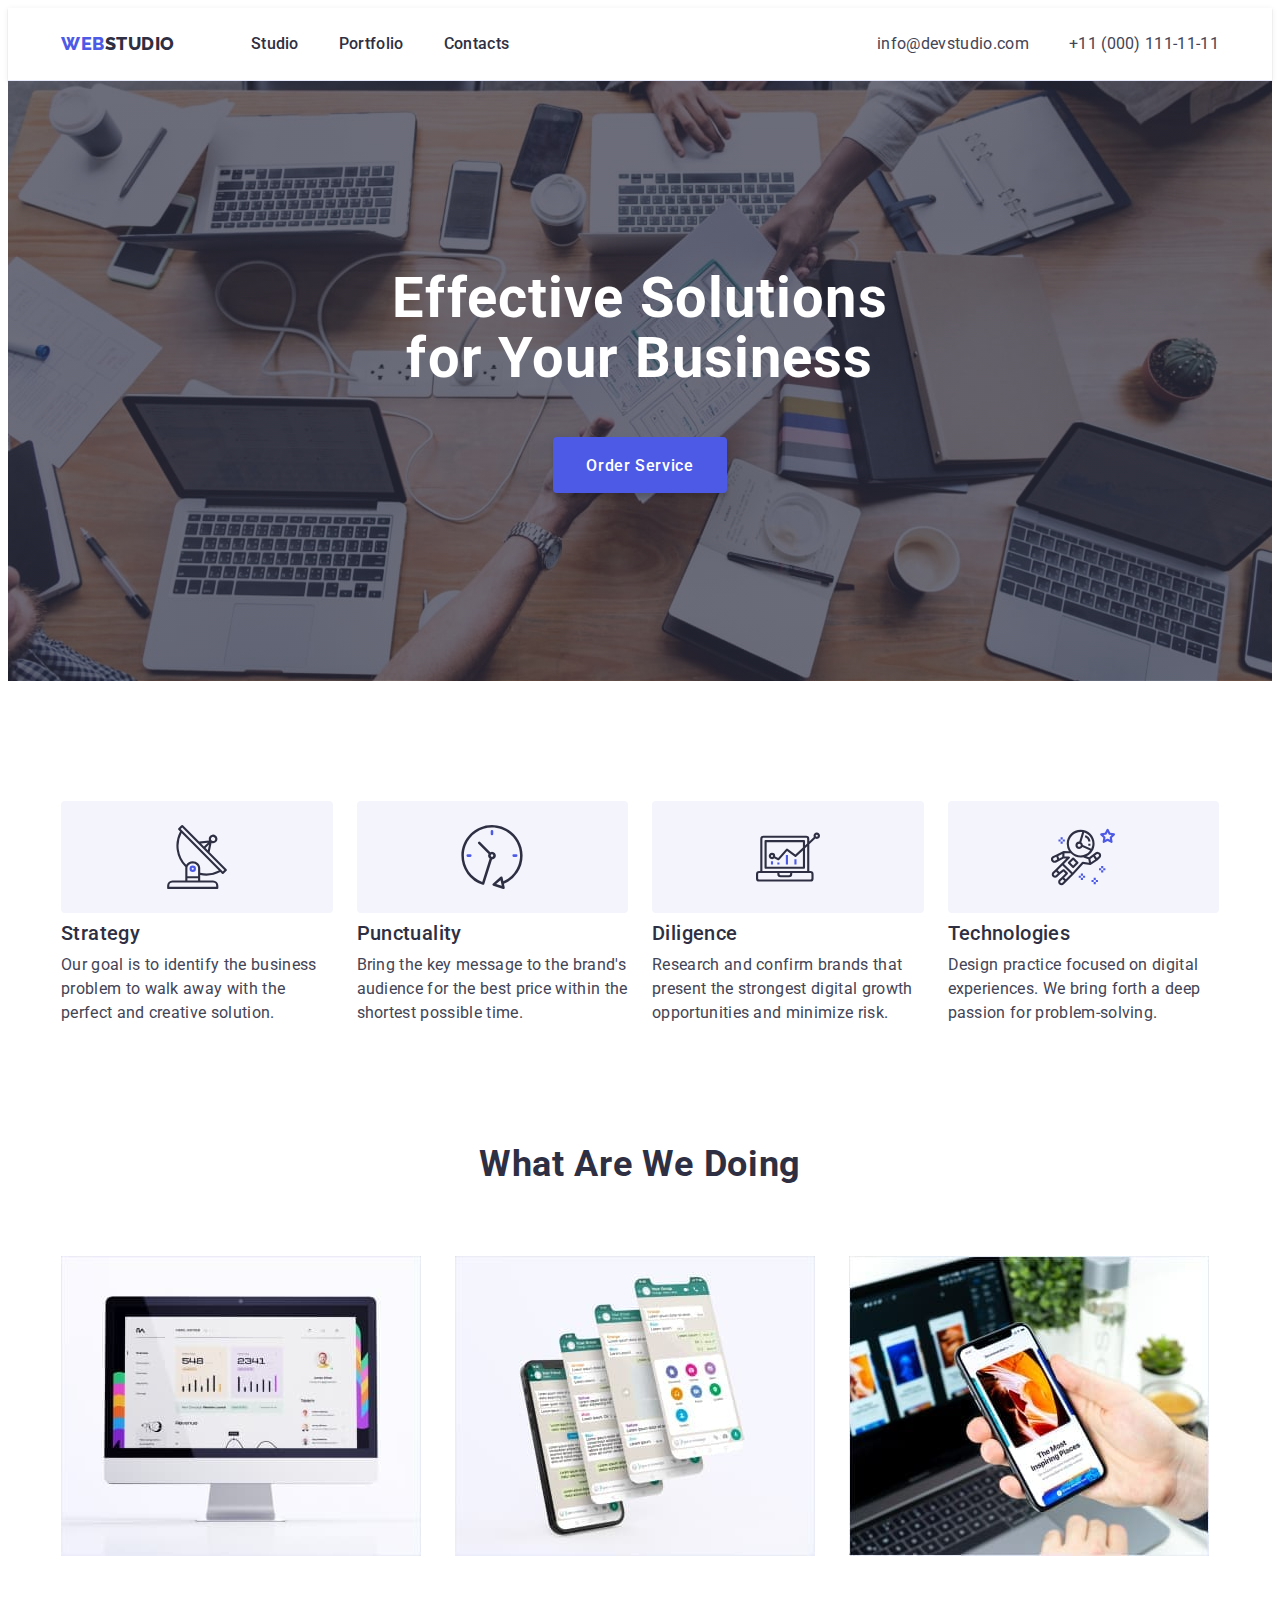
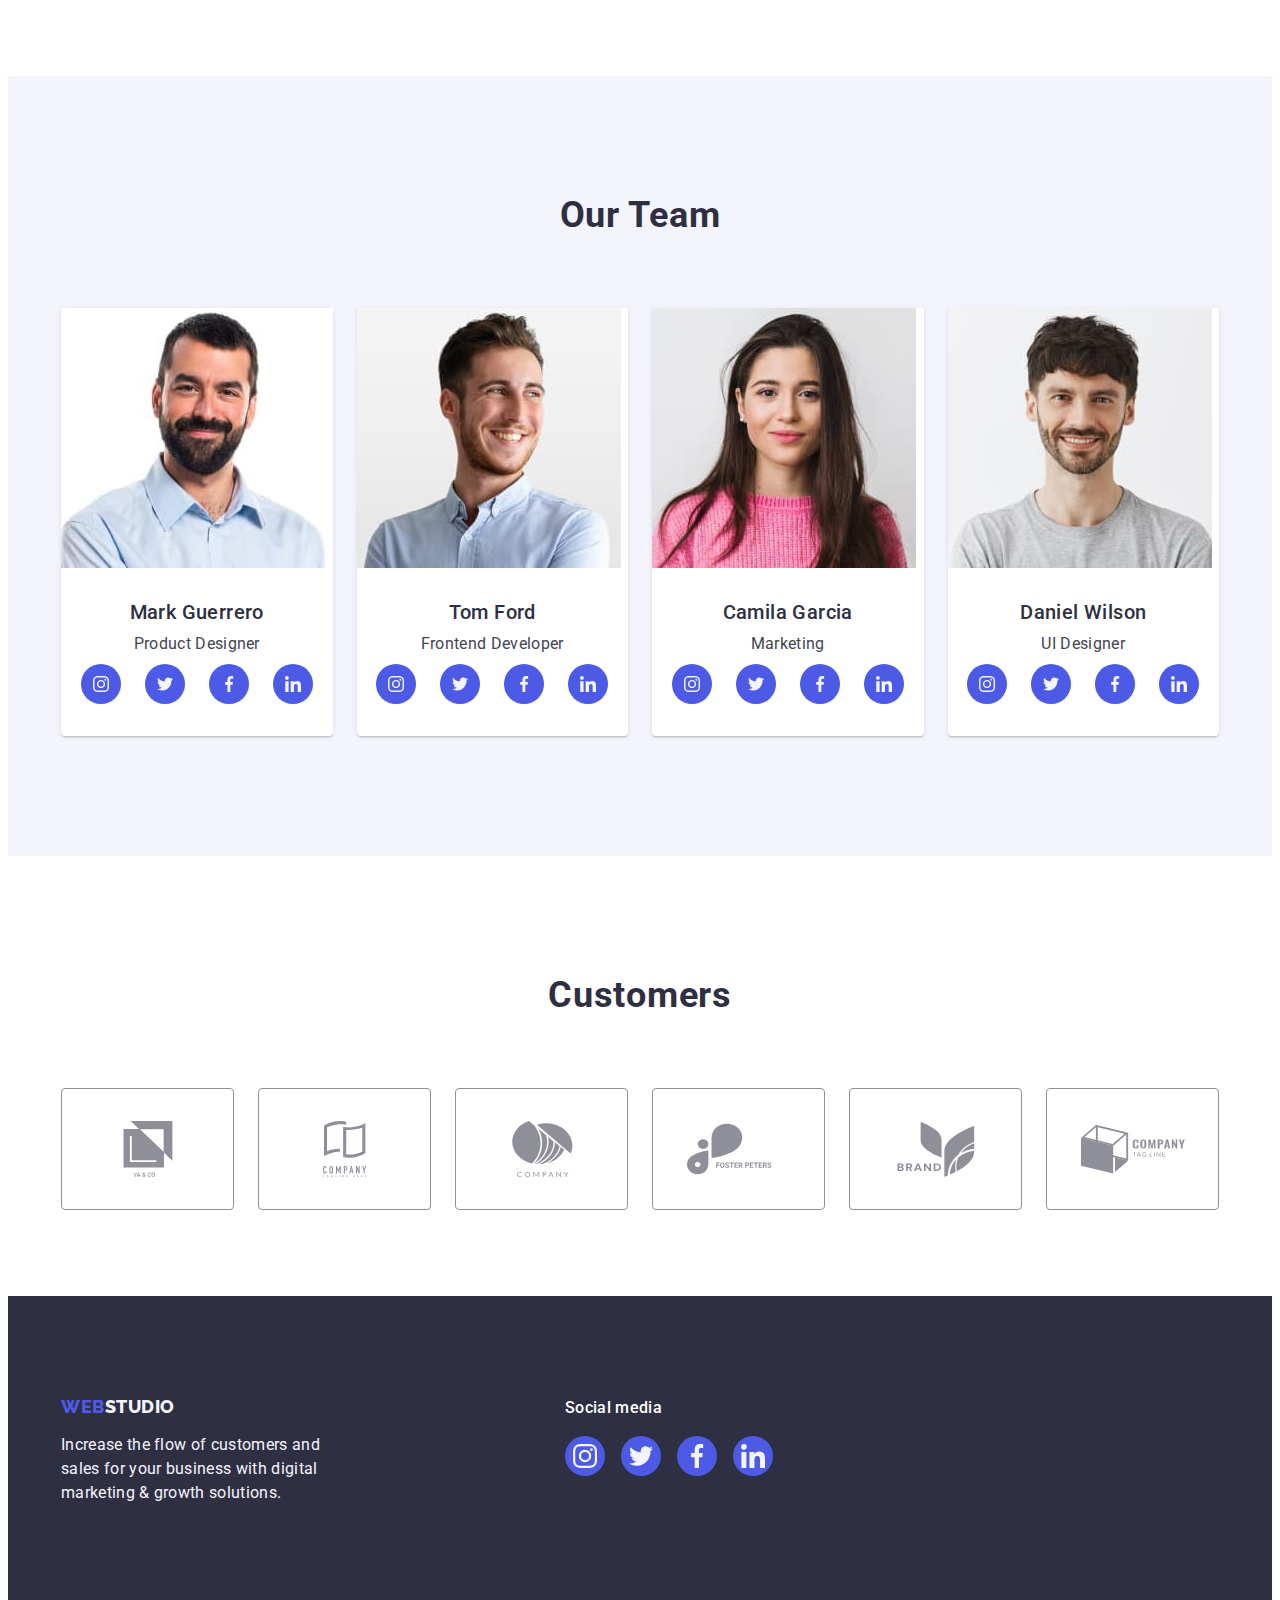
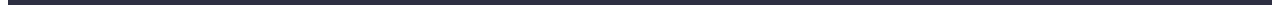
<file: index.html>
<!DOCTYPE html>
<html lang="en">
  <head>
    <meta charset="UTF-8" />
    <meta http-equiv="X-UA-Compatible" content="IE=edge" />
    <meta name="viewport" content="width=device-width, initial-scale=1.0" />
    <title>WebStudio</title>
    <link rel="preconnect" href="https://fonts.googleapis.com" />
    <link rel="preconnect" href="https://fonts.gstatic.com" crossorigin />
    <link
      href="https://fonts.googleapis.com/css2?family=Raleway:wght@800&family=Roboto:wght@400;500;700;900&display=swap"
      rel="stylesheet"
    />
    <link
      rel="stylesheet"
      href="https://cdnjs.cloudflare.com/ajax/libs/modern-normalize/1.1.0/modern-normalize.min.css"
      integrity="sha512-wpPYUAdjBVSE4KJnH1VR1HeZfpl1ub8YT/NKx4PuQ5NmX2tKuGu6U/JRp5y+Y8XG2tV+wKQpNHVUX03MfMFn9Q=="
      crossorigin="anonymous"
      referrerpolicy="no-referrer"
    />
    <link rel="stylesheet" href="./css/styles.css" />
  </head>
  <body>
    <!-- Header -->
    <header class="header">
      <div class="container header-container">
        <nav class="header-nav">
          <!--Logo-->
          <a href="./index.html" class="logo-link">
            Web<span class="header-span">Studio</span>
          </a>
          <!--Web-site Navigation-->
          <ul class="nav-list">
            <li class="nav-item">
              <a href="./index.html" class="nav-link">Studio</a>
            </li>
            <li class="nav-item">
              <a href="./portfolio.html" class="nav-link">Portfolio</a>
            </li>
            <li class="nav-item">
              <a href="" class="nav-link">Contacts </a>
            </li>
          </ul>
        </nav>
        <!--Contacts-->
        <address class="header-contacts">
          <ul class="contacts-list">
            <li class="contact-item">
              <a href="mailto:info@devstudio.com" class="contact-link"
                >info@devstudio.com
              </a>
            </li>
            <li class="contact-item">
              <a href="tel:+110001111111" class="contact-link"
                >+11 (000) 111-11-11
              </a>
            </li>
          </ul>
        </address>
      </div>
    </header>
    <main class="main">
      <!--Hero section-->
      <section class="hero">
        <div class="container">
          <h1 class="hero-title">Effective Solutions for Your Business</h1>
          <button class="hero-button" type="button">Order Service</button>
        </div>
      </section>
      <!--Features section-->
      <section class="features section">
        <div class="container">
          <h2 class="features-title visually-hidden">Features</h2>
          <ul class="features-list">
            <li class="features-item">
              <div class="features-container">
                <svg class="features-icon" width="64" height="64">
                  <use href="./images/icons.svg#icon-antenna"></use>
                </svg>
              </div>
              <h3 class="features-name">Strategy</h3>
              <p class="features-text text">
                Our goal is to identify the business problem to walk away with
                the perfect and creative solution.
              </p>
            </li>
            <li class="features-item">
              <div class="features-container">
                <svg class="features-icon" width="64" height="64">
                  <use href="./images/icons.svg#icon-clock"></use>
                </svg>
              </div>
              <h3 class="features-name">Punctuality</h3>
              <p class="features-text text">
                Bring the key message to the brand's audience for the best price
                within the shortest possible time.
              </p>
            </li>
            <li class="features-item">
              <div class="features-container">
                <svg class="features-icon" width="64" height="64">
                  <use href="./images/icons.svg#icon-diagram"></use>
                </svg>
              </div>
              <h3 class="features-name">Diligence</h3>
              <p class="features-text text">
                Research and confirm brands that present the strongest digital
                growth opportunities and minimize risk.
              </p>
            </li>
            <li class="features-item">
              <div class="features-container">
                <svg class="features-icon" width="64" height="64">
                  <use href="./images/icons.svg#icon-astronaut"></use>
                </svg>
              </div>
              <h3 class="features-name">Technologies</h3>
              <p class="features-text text">
                Design practice focused on digital experiences. We bring forth a
                deep passion for problem-solving.
              </p>
            </li>
          </ul>
        </div>
      </section>
      <!--Services-->
      <section class="services section">
        <div class="container">
          <h2 class="services-title">What are we doing</h2>
          <ul class="services-list">
            <li class="services-item">
              <img
                src="./images/service1.jpg"
                alt="Productivity"
                width="360"
                height="300"
              />
            </li>
            <li class="services-item">
              <img
                src="./images/service2.jpg"
                alt="Phone chat"
                width="360"
                height="300"
              />
            </li>
            <li class="services-item">
              <img
                src="./images/service3.jpg"
                alt="Phone app"
                width="360"
                height="300"
              />
            </li>
          </ul>
        </div>
      </section>
      <!--Team-->
      <section class="team section">
        <div class="container">
          <h2 class="team-title">Our Team</h2>
          <ul class="team-list">
            <li class="team-item">
              <img
                src="./images/team1.jpg"
                alt="Mark Guerrero"
                width="264"
                height="260"
              />
              <div class="team-card">
                <h3 class="team-subtitle">Mark Guerrero</h3>
                <p class="team-text text">Product Designer</p>
                <ul class="social-list">
                  <li class="social-item">
                    <a href="" class="social-link social-team">
                      <svg class="social-icon" width="16" height="16">
                        <use href="./images/icons.svg#icon-instagram"></use>
                      </svg>
                    </a>
                  </li>
                  <li class="social-item">
                    <a href="" class="social-link social-team">
                      <svg class="social-icon" width="16" height="16">
                        <use href="./images/icons.svg#icon-twitter"></use>
                      </svg>
                    </a>
                  </li>
                  <li class="social-item">
                    <a href="" class="social-link social-team">
                      <svg class="social-icon" width="16" height="16">
                        <use href="./images/icons.svg#icon-facebook"></use>
                      </svg>
                    </a>
                  </li>
                  <li class="social-item">
                    <a href="" class="social-link social-team">
                      <svg class="social-icon" width="16" height="16">
                        <use href="./images/icons.svg#icon-linkedin"></use>
                      </svg>
                    </a>
                  </li>
                </ul>
              </div>
            </li>
            <li class="team-item">
              <img
                src="./images/team2.jpg"
                alt="Tom Ford"
                width="264"
                height="260"
              />
              <div class="team-card">
                <h3 class="team-subtitle">Tom Ford</h3>
                <p class="team-text text">Frontend Developer</p>
                <ul class="social-list">
                  <li class="social-item">
                    <a href="" class="social-link social-team">
                      <svg class="social-icon" width="16" height="16">
                        <use href="./images/icons.svg#icon-instagram"></use>
                      </svg>
                    </a>
                  </li>
                  <li class="social-item">
                    <a href="" class="social-link social-team">
                      <svg class="social-icon" width="16" height="16">
                        <use href="./images/icons.svg#icon-twitter"></use>
                      </svg>
                    </a>
                  </li>
                  <li class="social-item">
                    <a href="" class="social-link social-team">
                      <svg class="social-icon" width="16" height="16">
                        <use href="./images/icons.svg#icon-facebook"></use>
                      </svg>
                    </a>
                  </li>
                  <li class="social-item">
                    <a href="" class="social-link social-team">
                      <svg class="social-icon" width="16" height="16">
                        <use href="./images/icons.svg#icon-linkedin"></use>
                      </svg>
                    </a>
                  </li>
                </ul>
              </div>
            </li>
            <li class="team-item">
              <img
                src="./images/team3.jpg"
                alt="Camila Garcia"
                width="264"
                height="260"
              />
              <div class="team-card">
                <h3 class="team-subtitle">Camila Garcia</h3>
                <p class="team-text text">Marketing</p>
                <ul class="social-list">
                  <li class="social-item">
                    <a href="" class="social-link social-team">
                      <svg class="social-icon" width="16" height="16">
                        <use href="./images/icons.svg#icon-instagram"></use>
                      </svg>
                    </a>
                  </li>
                  <li class="social-item">
                    <a href="" class="social-link social-team">
                      <svg class="social-icon" width="16" height="16">
                        <use href="./images/icons.svg#icon-twitter"></use>
                      </svg>
                    </a>
                  </li>
                  <li class="social-item">
                    <a href="" class="social-link social-team">
                      <svg class="social-icon" width="16" height="16">
                        <use href="./images/icons.svg#icon-facebook"></use>
                      </svg>
                    </a>
                  </li>
                  <li class="social-item">
                    <a href="" class="social-link social-team">
                      <svg class="social-icon" width="16" height="16">
                        <use href="./images/icons.svg#icon-linkedin"></use>
                      </svg>
                    </a>
                  </li>
                </ul>
              </div>
            </li>
            <li class="team-item">
              <img
                src="./images/team4.jpg"
                alt="Daniel Wilson"
                width="264"
                height="260"
              />
              <div class="team-card">
                <h3 class="team-subtitle">Daniel Wilson</h3>
                <p class="team-text text">UI Designer</p>
                <ul class="social-list">
                  <li class="social-item">
                    <a href="" class="social-link social-team">
                      <svg class="social-icon" width="16" height="16">
                        <use href="./images/icons.svg#icon-instagram"></use>
                      </svg>
                    </a>
                  </li>
                  <li class="social-item">
                    <a href="" class="social-link social-team">
                      <svg class="social-icon" width="16" height="16">
                        <use href="./images/icons.svg#icon-twitter"></use>
                      </svg>
                    </a>
                  </li>
                  <li class="social-item">
                    <a href="" class="social-link social-team">
                      <svg class="social-icon" width="16" height="16">
                        <use href="./images/icons.svg#icon-facebook"></use>
                      </svg>
                    </a>
                  </li>
                  <li class="social-item">
                    <a href="" class="social-link social-team">
                      <svg class="social-icon" width="16" height="16">
                        <use href="./images/icons.svg#icon-linkedin"></use>
                      </svg>
                    </a>
                  </li>
                </ul>
              </div>
            </li>
          </ul>
        </div>
      </section>
      <!-- Customers -->
      <section class="customers section">
        <div class="container">
          <h2 class="customer-title">Customers</h2>
          <ul class="customer-list">
            <li class="customer-item">
              <a href="" class="customer-link">
                <svg class="customer-icon" width="104" height="56">
                  <use href="./images/icons.svg#icon-company1"></use>
                </svg>
              </a>
            </li>
            <li class="customer-item">
              <a href="" class="customer-link">
                <svg class="customer-icon" width="104" height="56">
                  <use href="./images/icons.svg#icon-company2"></use>
                </svg>
              </a>
            </li>
            <li class="customer-item">
              <a href="" class="customer-link">
                <svg class="customer-icon" width="104" height="56">
                  <use href="./images/icons.svg#icon-company3"></use>
                </svg>
              </a>
            </li>
            <li class="customer-item">
              <a href="" class="customer-link">
                <svg class="customer-icon" width="104" height="56">
                  <use href="./images/icons.svg#icon-company4"></use>
                </svg>
              </a>
            </li>
            <li class="customer-item">
              <a href="" class="customer-link">
                <svg class="customer-icon" width="104" height="56">
                  <use href="./images/icons.svg#icon-company5"></use>
                </svg>
              </a>
            </li>
            <li class="customer-item">
              <a href="" class="customer-link">
                <svg class="customer-icon" width="104" height="56">
                  <use href="./images/icons.svg#icon-company6"></use>
                </svg>
              </a>
            </li>
          </ul>
        </div>
      </section>
    </main>
    <!-- Footer -->
    <footer class="footer">
      <div class="container footer-container">
        <!--Logo-->
        <div class="footer-information">
          <a class="logo-link" href="./index.html">
            Web<span class="footer-span">Studio</span>
          </a>
          <p class="footer-slogan">
            Increase the flow of customers and sales for your business with
            digital marketing & growth solutions.
          </p>
        </div>
        <!-- Social icons -->
        <div class="footer-social">
          <p class="social-text text">Social media</p>
          <ul class="social-list">
            <li class="social-item">
              <a href="" class="social-link social-footer">
                <svg class="social-icon" width="24" height="24">
                  <use href="./images/icons.svg#icon-instagram"></use>
                </svg>
              </a>
            </li>
            <li class="social-item">
              <a href="" class="social-link social-footer">
                <svg class="social-icon" width="24" height="24">
                  <use href="./images/icons.svg#icon-twitter"></use>
                </svg>
              </a>
            </li>
            <li class="social-item">
              <a href="" class="social-link social-footer">
                <svg class="social-icon" width="24" height="24">
                  <use href="./images/icons.svg#icon-facebook"></use>
                </svg>
              </a>
            </li>
            <li class="social-item">
              <a href="" class="social-link social-footer">
                <svg class="social-icon" width="24" height="24">
                  <use href="./images/icons.svg#icon-linkedin"></use>
                </svg>
              </a>
            </li>
          </ul>
        </div>
      </div>
    </footer>
  </body>
</html>
</file>
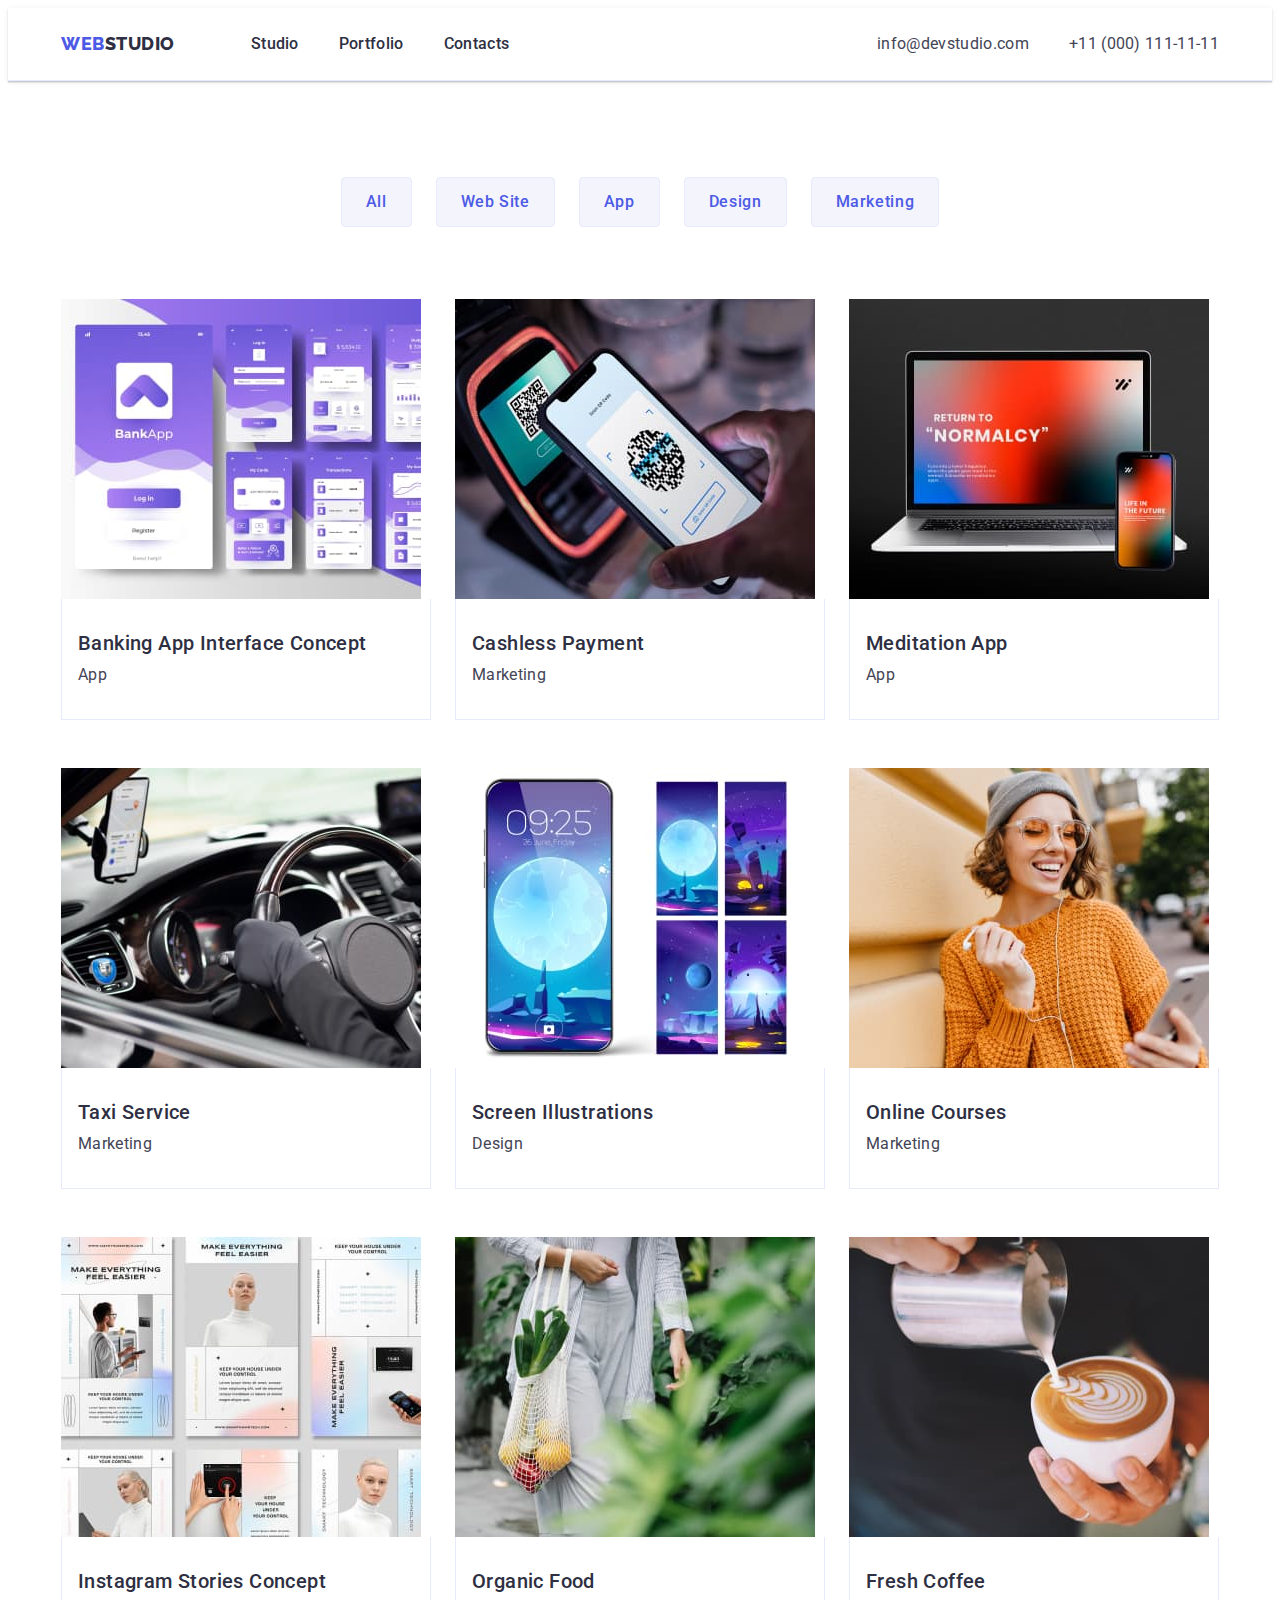
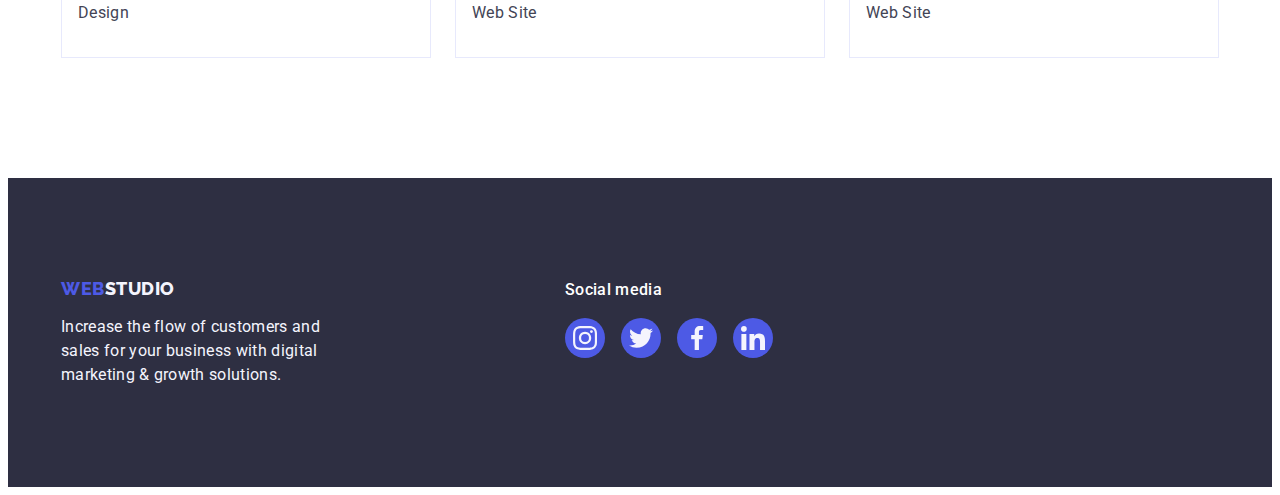
<file: portfolio.html>
<!DOCTYPE html>
<html lang="en">
  <head>
    <meta charset="UTF-8" />
    <meta http-equiv="X-UA-Compatible" content="IE=edge" />
    <meta name="viewport" content="width=device-width, initial-scale=1.0" />
    <title>WebStudio</title>
    <link rel="preconnect" href="https://fonts.googleapis.com" />
    <link rel="preconnect" href="https://fonts.gstatic.com" crossorigin />
    <link
      href="https://fonts.googleapis.com/css2?family=Raleway:wght@800&family=Roboto:wght@400;500;700;900&display=swap"
      rel="stylesheet"
    />
    <link
      rel="stylesheet"
      href="https://cdnjs.cloudflare.com/ajax/libs/modern-normalize/1.1.0/modern-normalize.min.css"
      integrity="sha512-wpPYUAdjBVSE4KJnH1VR1HeZfpl1ub8YT/NKx4PuQ5NmX2tKuGu6U/JRp5y+Y8XG2tV+wKQpNHVUX03MfMFn9Q=="
      crossorigin="anonymous"
      referrerpolicy="no-referrer"
    />
    <link rel="stylesheet" href="./css/styles.css" />
  </head>
  <body>
    <!-- Header -->
    <header class="header">
      <div class="container header-container">
        <nav class="header-nav">
          <!--Logo-->
          <a href="./index.html" class="logo-link">
            Web<span class="header-span">Studio</span>
          </a>
          <!--Web-site Navigation-->
          <ul class="nav-list">
            <li class="nav-item">
              <a href="./index.html" class="nav-link">Studio</a>
            </li>
            <li class="nav-item">
              <a href="./portfolio.html" class="nav-link">Portfolio</a>
            </li>
            <li class="nav-item">
              <a href="" class="nav-link">Contacts </a>
            </li>
          </ul>
        </nav>
        <!--Contacts-->
        <address class="header-contacts">
          <ul class="contacts-list">
            <li class="contact-item">
              <a href="mailto:info@devstudio.com" class="contact-link"
                >info@devstudio.com
              </a>
            </li>
            <li class="contact-item">
              <a href="tel:+110001111111" class="contact-link"
                >+11 (000) 111-11-11
              </a>
            </li>
          </ul>
        </address>
      </div>
    </header>
    <main>
      <!-- Filter -->
      <section class="filter section">
        <div class="container">
          <h1 class="filter-title visually-hidden">Filter</h1>
          <ul class="filter-list">
            <li class="filter-item">
              <button class="filter-button" type="button">All</button>
            </li>
            <li class="filter-item">
              <button class="filter-button" type="button">Web Site</button>
            </li>
            <li class="filter-item">
              <button class="filter-button" type="button">App</button>
            </li>
            <li class="filter-item">
              <button class="filter-button" type="button">Design</button>
            </li>
            <li class="filter-item">
              <button class="filter-button" type="button">Marketing</button>
            </li>
          </ul>
      <!-- Portfolio Examples -->
          <ul class="portfolio-list">
            <li class="portfolio-item">
              <a href="" class="portfolio-link">
                <img src="./images/card1.jpg" alt="bank app" width="360" height="300" />
                <div class="portfolio-card">
                  <h2 class="portfolio-title">Banking App Interface Concept</h2>
                  <p class="portfolio-text text"> App</p>
                </div>
              </a>
            </li>
            <li class="portfolio-item">
              <a href="" class="portfolio-link">
                <img src="./images/card2.jpg" alt="payment service" width="360" height="300" />
                <div class="portfolio-card">
                  <h2 class="portfolio-title">Cashless Payment</h2>
                  <p class="portfolio-text text">Marketing</p>
                </div>
              </a>
            </li>
            <li class="portfolio-item">
              <a href="" class="portfolio-link">
                <img src="./images/card3.jpg" alt="meditation app" width="360" height="300" />
                <div class="portfolio-card">
                  <h2 class="portfolio-title">Meditation App</h2>
                  <p class="portfolio-text text">App</p>
                </div>
              </a>
            </li>
            <li class="portfolio-item">
              <a href="" class="portfolio-link">
                <img src="./images/card4.jpg" alt="taxi service" width="360" height="300" />
                <div class="portfolio-card">
                  <h2 class="portfolio-title">Taxi Service</h2>
                  <p class="portfolio-text text">Marketing</p>
                </div>
              </a>
            </li>
            <li class="portfolio-item">
              <a href="" class="portfolio-link">
                <img src="./images/card5.jpg" alt="screen illustrations" width="360" height="300" />
                <div class="portfolio-card">
                  <h2 class="portfolio-title">Screen Illustrations</h2>
                  <p class="portfolio-text text">Design</p>
                </div>
              </a>
            </li>
            <li class="portfolio-item">
              <a href="" class="portfolio-link">
                <img src="./images/card6.jpg" alt="online courses" width="360" height="300" />
                <div class="portfolio-card">
                  <h2 class="portfolio-title">Online Courses</h2>
                  <p class="portfolio-text text">Marketing</p>
                </div>
              </a>
            </li>
            <li class="portfolio-item">
              <a href="" class="portfolio-link">
                <img  src="./images/card7.jpg" alt="instagram stories" width="360" height="300" />
                <div class="portfolio-card">
                  <h2 class="portfolio-title">Instagram Stories Concept</h2>
                  <p class="portfolio-text text">Design</p>
                </div>
              </a>
            </li>
            <li class="portfolio-item">
              <a href="" class="portfolio-link">
                <img src="./images/card8.jpg" alt="organic food" width="360" height="300" />
                <div class="portfolio-card">
                  <h2 class="portfolio-title">Organic Food</h2>
                  <p class="portfolio-text text">Web Site</p>
                </div>
              </a>
            </li>
            <li class="portfolio-item">
              <a href="" class="portfolio-link">
                <img src="./images/card9.jpg" alt="fresh coffee" width="360" height="300" />
                <div class="portfolio-card">
                  <h2 class="portfolio-title">Fresh Coffee</h2>
                  <p class="portfolio-text text">Web Site</p>
                </div>
              </a>
            </li>
          </ul>
        </div>
      </section>
    </main>
    <!-- Footer -->
    <footer class="footer">
      <div class="container footer-container">
        <!--Logo-->
        <div class="footer-information">
          <a class="logo-link" href="./index.html">
            Web<span class="footer-span">Studio</span>
          </a>
          <p class="footer-slogan">
            Increase the flow of customers and sales for your business with
            digital marketing & growth solutions.
          </p>
        </div>
        <!-- Social icons -->
        <div class="footer-social">
          <p class="social-text text">Social media</p>
          <ul class="social-list">
            <li class="social-item">
              <a href="" class="social-link social-footer">
                <svg class="social-icon" width="24" height="24">
                  <use href="./images/icons.svg#icon-instagram"></use>
                </svg>
              </a>
            </li>
            <li class="social-item">
              <a href="" class="social-link social-footer">
                <svg class="social-icon" width="24" height="24">
                  <use href="./images/icons.svg#icon-twitter"></use>
                </svg>
              </a>
            </li>
            <li class="social-item">
              <a href="" class="social-link social-footer">
                <svg class="social-icon" width="24" height="24">
                  <use href="./images/icons.svg#icon-facebook"></use>
                </svg>
              </a>
            </li>
            <li class="social-item">
              <a href="" class="social-link social-footer">
                <svg class="social-icon" width="24" height="24">
                  <use href="./images/icons.svg#icon-linkedin"></use>
                </svg>
              </a>
            </li>
          </ul>
        </div>
      </div>
    </footer>
  </body>
</html>
</file>
<file: css/styles.css>
:root {
  --primary-brand-color: #4d5ae5;
  --pressed-state-color: #404bbf;
  --dark-color: #2e2f42;
  --success-color: #31d0aa;
  --text-color: #434455;
  --subtle-text-color: #8e8f99;
  --accent-color: #e7e9fc;
  --light-color: #f4f4fd;
  --modal-overlay-color: rgba(46, 47, 66, 0.4);
  --hero-background-color: rgba(46, 47, 66, 0.7);
  --white-background-color: #ffffff;
  --modal-background-color: #fcfcfc;
}

body {
  font-family: "Roboto", sans-serif;
  color: var(--text-color);
  background-color: var(--white-background-color);
}

.container {
  padding-left: 15px;
  padding-right: 15px;
  margin-left: auto;
  margin-right: auto;
  width: 1158px;
}

/** Reset default styles */
h1,
h2,
h3,
h4,
h5,
h6,
p {
  margin: 0;
}

ul {
  padding: 0;
  margin: 0;
  list-style-type: none;
}

a {
  font-style: normal;
  text-decoration: none;
}

img {
  display: block;
}

/**=============== Text styles ===============*/
/** Header 1 */
.hero-title {
  margin-bottom: 48px;
  margin-left: auto;
  margin-right: auto;
  max-width: 496px;
  font-weight: 700;
  font-size: 56px;
  line-height: 1.07;
  letter-spacing: 0.02em;
  text-align: center;
  color: var(--white-background-color);
}

/** Header 2 */
.features-title,
.services-title,
.team-title,
.customer-title {
  margin-bottom: 72px;
  font-weight: 700;
  font-size: 36px;
  line-height: 1.1;
  letter-spacing: 0.02em;
  text-align: center;
  text-transform: capitalize;
  color: var(--dark-color);
}

/** Header 3 */
.features-name,
.team-subtitle,
.portfolio-title {
  margin-bottom: 8px;
  font-weight: 500;
  font-size: 20px;
  line-height: 1.2;
  letter-spacing: 0.02em;
  color: var(--dark-color);
}

/** Text style */
.contact-link,
.text,
.footer-slogan {
  font-size: 16px;
  line-height: 1.5;
  letter-spacing: 0.02em;
  color: var(--text-color);
}

/** Additional styles */
.section {
  padding-top: 120px;
  padding-bottom: 120px;
}
/** Style for hidden class */
.visually-hidden {
  position: absolute;
  width: 1px;
  height: 1px;
  margin: -1px;
  border: 0;
  padding: 0;
  white-space: nowrap;
  clip-path: inset(100%);
  clip: rect(0 0 0 0);
  overflow: hidden;
}

/** Button styles */
button {
  font-family: inherit;
  font-weight: 500;
  font-size: 16px;
  line-height: 1.5;
  letter-spacing: 0.04em;
  cursor: pointer;
  border: 1px solid transparent;
  border-radius: 4px;
}

/** Social links styles  */
.social-link {
  display: flex;
  justify-content: center;
  align-items: center;
  width: 40px;
  height: 40px;
  cursor: pointer;
  border-radius: 50%;
  background-color: var(--primary-brand-color);
}

.social-icon {
  fill: var(--light-color);
}

/** Header */
header {
  border-bottom: 1px solid var(--accent-color);
  box-shadow: 0px 2px 1px rgba(46, 47, 66, 0.08),
    0px 1px 1px rgba(46, 47, 66, 0.16), 0px 1px 6px rgba(46, 47, 66, 0.08);
}

/** Logo style */
.logo-link {
  font-family: "Raleway", sans-serif;
  font-weight: 800;
  font-size: 18px;
  line-height: 1.17;
  letter-spacing: 0.03em;
  text-transform: uppercase;
  color: var(--primary-brand-color);
}

.header .logo-link {
  margin-right: 76px;
}

.header-span {
  color: var(--dark-color);
}

/** Navigation */
.header-container {
  display: flex;
  align-items: center;
  justify-content: space-between;
}

.header-nav {
  display: flex;
  align-items: center;
}

.nav-list {
  display: flex;
  gap: 40px;
}

.nav-link {
  display: block;
  padding-top: 24px;
  padding-bottom: 24px;
  font-weight: 500;
  font-size: 16px;
  line-height: 1.5;
  letter-spacing: 0.02em;
  color: var(--dark-color);
}

/** Contacts */
.contacts-list {
  display: flex;
  gap: 40px;
}

.contact-link {
  display: block;
  padding-top: 24px;
  padding-bottom: 24px;
}

/** Header hover and focus */
.nav-link:hover,
.nav-link:focus,
.contact-link:hover,
.contact-link:focus {
  color: var(--pressed-state-color);
}

/** Hero section */
.hero {
  max-width: 1440px;
  margin-right: auto;
  margin-left: auto;
  padding-top: 188px;
  padding-bottom: 188px;
  background-color: var(--dark-color);
  background-image: linear-gradient(
      rgba(46, 47, 66, 0.7),
      rgba(46, 47, 66, 0.7)
    ),
    url(../images/hero.jpg);
  background-repeat: no-repeat;
  background-position: center;
  background-size: cover;
}

.hero > .container {
  display: flex;
  flex-direction: column;
  justify-content: center;
  align-items: center;
}

/** Hero section button */
.hero-button {
  padding: 16px 32px;
  min-width: 169px;
  height: 56px;
  box-shadow: 0px 4px 4px rgba(0, 0, 0, 0.15);
  background-color: var(--primary-brand-color);
  color: var(--white-background-color);
}

/** Hero section button hover and focus */
.hero-button:hover,
.hero-button:focus {
  background-color: var(--pressed-state-color);
}

/** Features section */
.features-list {
  display: flex;
  justify-content: space-between;
  gap: 24px;
}

.features-item {
  flex-basis: calc((100% - 72px) / 4);
}

.features-container {
  display: flex;
  justify-content: center;
  align-items: center;
  margin-bottom: 8px;
  padding-top: 24px;
  padding-bottom: 24px;
  border-radius: 4px;
  background-color: var(--light-color);
}

/** Services section */
.services {
  padding-top: 0;
}

.services-list {
  display: flex;
  justify-content: space-between;
  gap: 24px;
}

.services-item {
  flex-basis: calc((100% - 48px) / 3);
}

/** Team section */
.team {
  background-color: var(--light-color);
}

/** Team section cards style */
.team-list {
  display: flex;
  gap: 24px;
}

.team-item {
  height: 100%;
  flex-grow: 1;
  text-align: center;
  flex-basis: calc((100% - 72px) / 4);
  border-radius: 0px 0px 4px 4px;
  box-shadow: 0px 1px 6px rgba(46, 47, 66, 0.08),
    0px 1px 1px rgba(46, 47, 66, 0.16), 0px 2px 1px rgba(46, 47, 66, 0.08);
  background-color: var(--white-background-color);
}

.team-text {
  margin-bottom: 8px;
}

.team-card {
  padding: 32px 0;
}

.team-item .social-list {
  display: flex;
  gap: 24px;
  justify-content: center;
}

/** Team section socials hover and focus */
.social-link.social-team:hover,
.social-link.social-team:focus {
  background-color: var(--pressed-state-color);
}

/** Customers section */
.customer-list {
  display: flex;
  justify-content: space-between;
  gap: 24px;
}

.customer-item {
  flex-basis: calc((100% - 72px) / 6);
  height: 88px;
}

.customer-link {
  display: flex;
  justify-content: center;
  align-items: center;
  color: var(--subtle-text-color);
  padding-top: 16px;
  padding-bottom: 16px;
  border: 1px solid var(--subtle-text-color);
  border-radius: 4px;
  height: 100%;
}

/** Customers section border hover and focus */
.customer-link:hover,
.customer-link:focus {
  border-color: var(--pressed-state-color);
  color: var(--pressed-state-color);
}

.customer-icon {
  display: flex;
  fill: currentColor;
}

/** Customers section icons hover and focus */
.customer-link:hover .customer-icon,
.customer-link:focus .customer-icon {
  fill: currentColor;
}

/** Filter section */
.filter {
  padding-top: 96px;
}

.filter-list {
  display: flex;
  justify-content: center;
  margin-bottom: 72px;
  gap: 24px;
}

/** Filter section button */
.filter-button {
  display: inline-block;
  padding: 12px 24px;
  border-color: var(--accent-color);
  background-color: var(--light-color);
  color: var(--primary-brand-color);
}

/** Filter section button hover and focus */
.filter-button:hover,
.filter-button:focus {
  border-color: transparent;
  box-shadow: 0px 3px 1px rgba(0, 0, 0, 0.1), 0px 2px 1px rgba(0, 0, 0, 0.08),
    0px 2px 2px rgba(0, 0, 0, 0.12);
  background-color: var(--pressed-state-color);
  color: var(--white-background-color);
}

/** Portfolio section */
.portfolio-list {
  display: flex;
  gap: 48px 24px;
  flex-wrap: wrap;
}

.portfolio-item {
  flex-basis: calc((100% - 48px) / 3);
  border-radius: 0px 0px 4px 4px;
}

.portfolio-link {
  display: block;
}

/** Portfolio section socials hover and focus */
.portfolio-link:hover,
.portfolio-link:focus {
  box-shadow: 0px 1px 6px rgba(46, 47, 66, 0.08),
    0px 1px 1px rgba(46, 47, 66, 0.16), 0px 2px 1px rgba(46, 47, 66, 0.08);
}

.portfolio-card {
  flex-grow: 1;
  padding-top: 32px;
  padding-right: auto;
  padding-bottom: 32px;
  padding-left: 16px;
  border-right: 1px solid var(--accent-color);
  border-bottom: 1px solid var(--accent-color);
  border-left: 1px solid var(--accent-color);
}

/** Footer */
.footer {
  padding-top: 100px;
  padding-bottom: 100px;
  background-color: var(--dark-color);
}

.footer-container {
  display: flex;
  gap: 120px;
  align-items: baseline;
}

/** Footer info */
.footer-information {
  display: flex;
  flex-direction: column;
  max-width: 264px;
  margin-right: 120px;
}

/** Footer logo */
.footer .logo-link {
  display: inline-block;
  margin-bottom: 16px;
}

.footer-span {
  color: var(--light-color);
}

.footer-slogan {
  color: var(--light-color);
}

/** Footer socials */
.social-text {
  margin-bottom: 16px;
  color: var(--white-background-color);
  font-weight: 500;

}

.footer-social {
  display: flex;
  flex-direction: column;
}

.footer-social .social-list {
  display: flex;
  gap: 16px;
}

/** Footer section socials hover and focus */
.social-link.social-footer:hover,
.social-link.social-footer:focus {
  background-color: var(--success-color);
}
</file>
